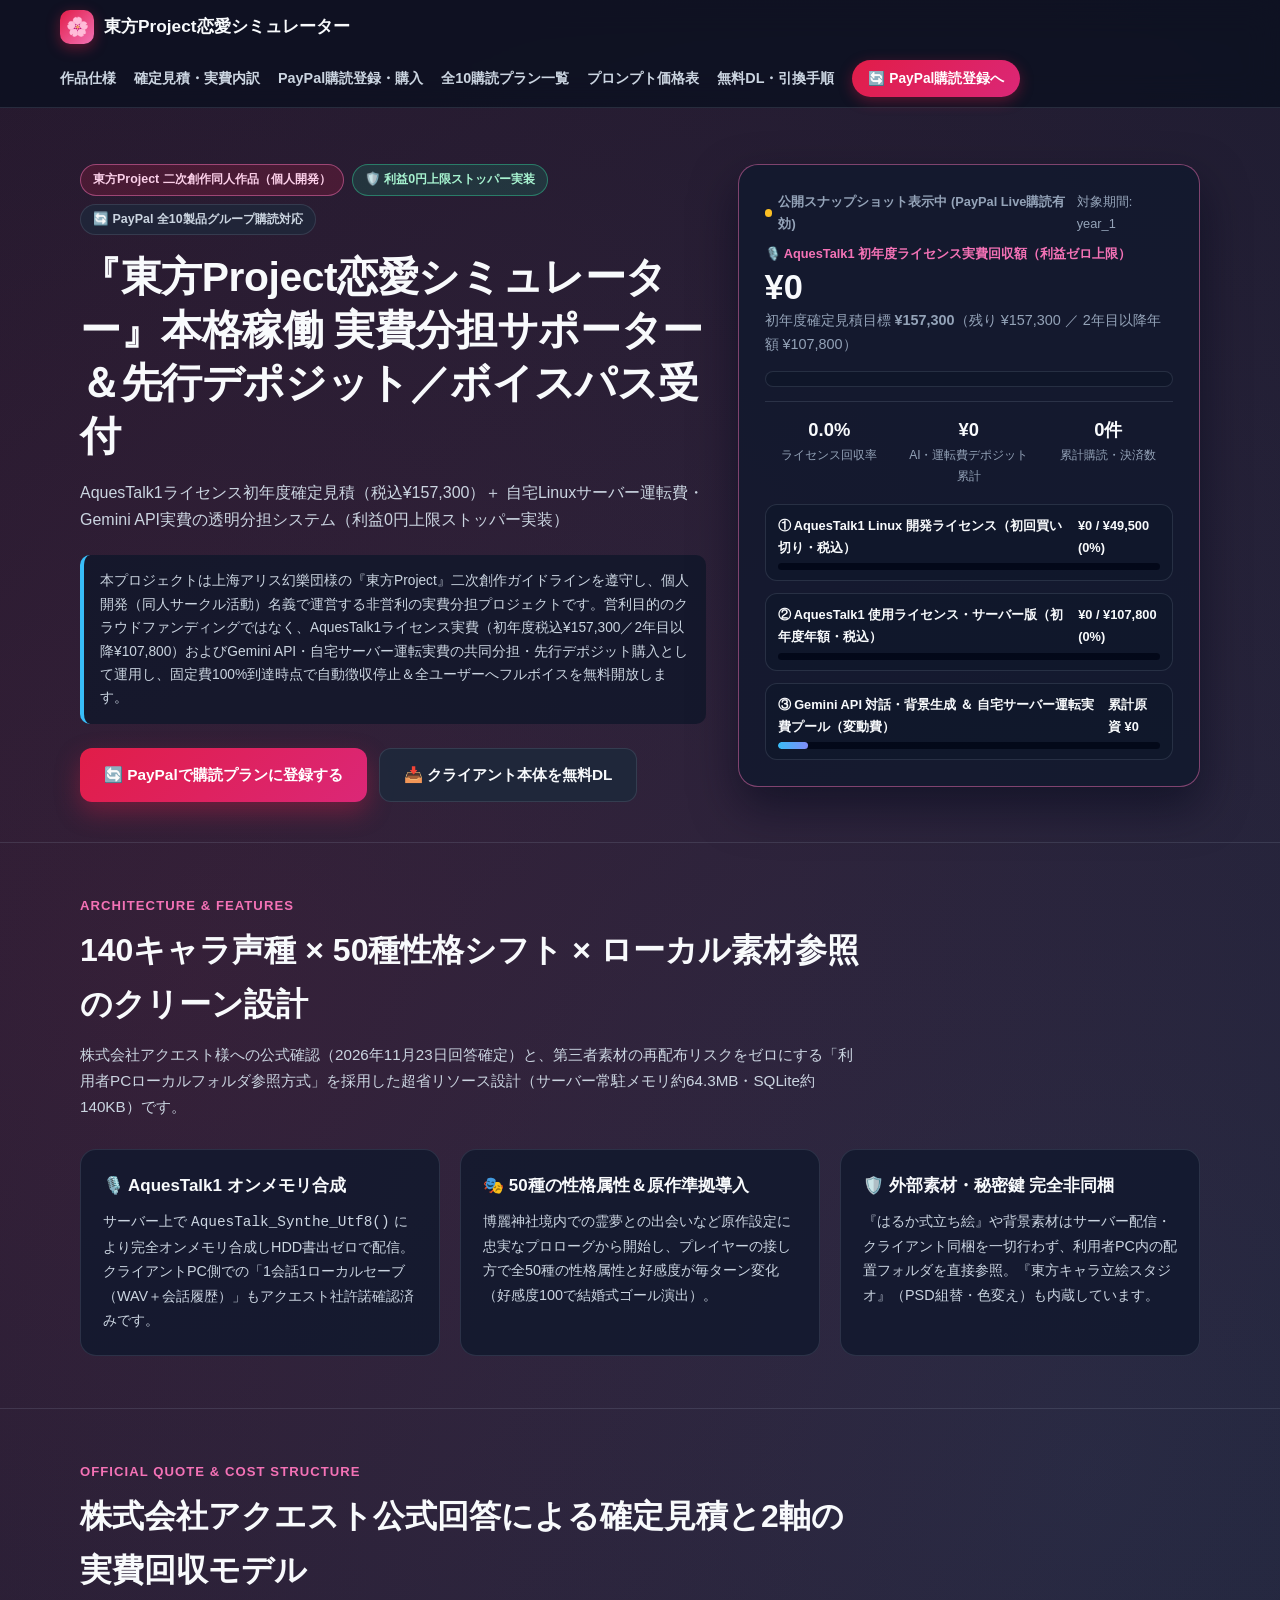
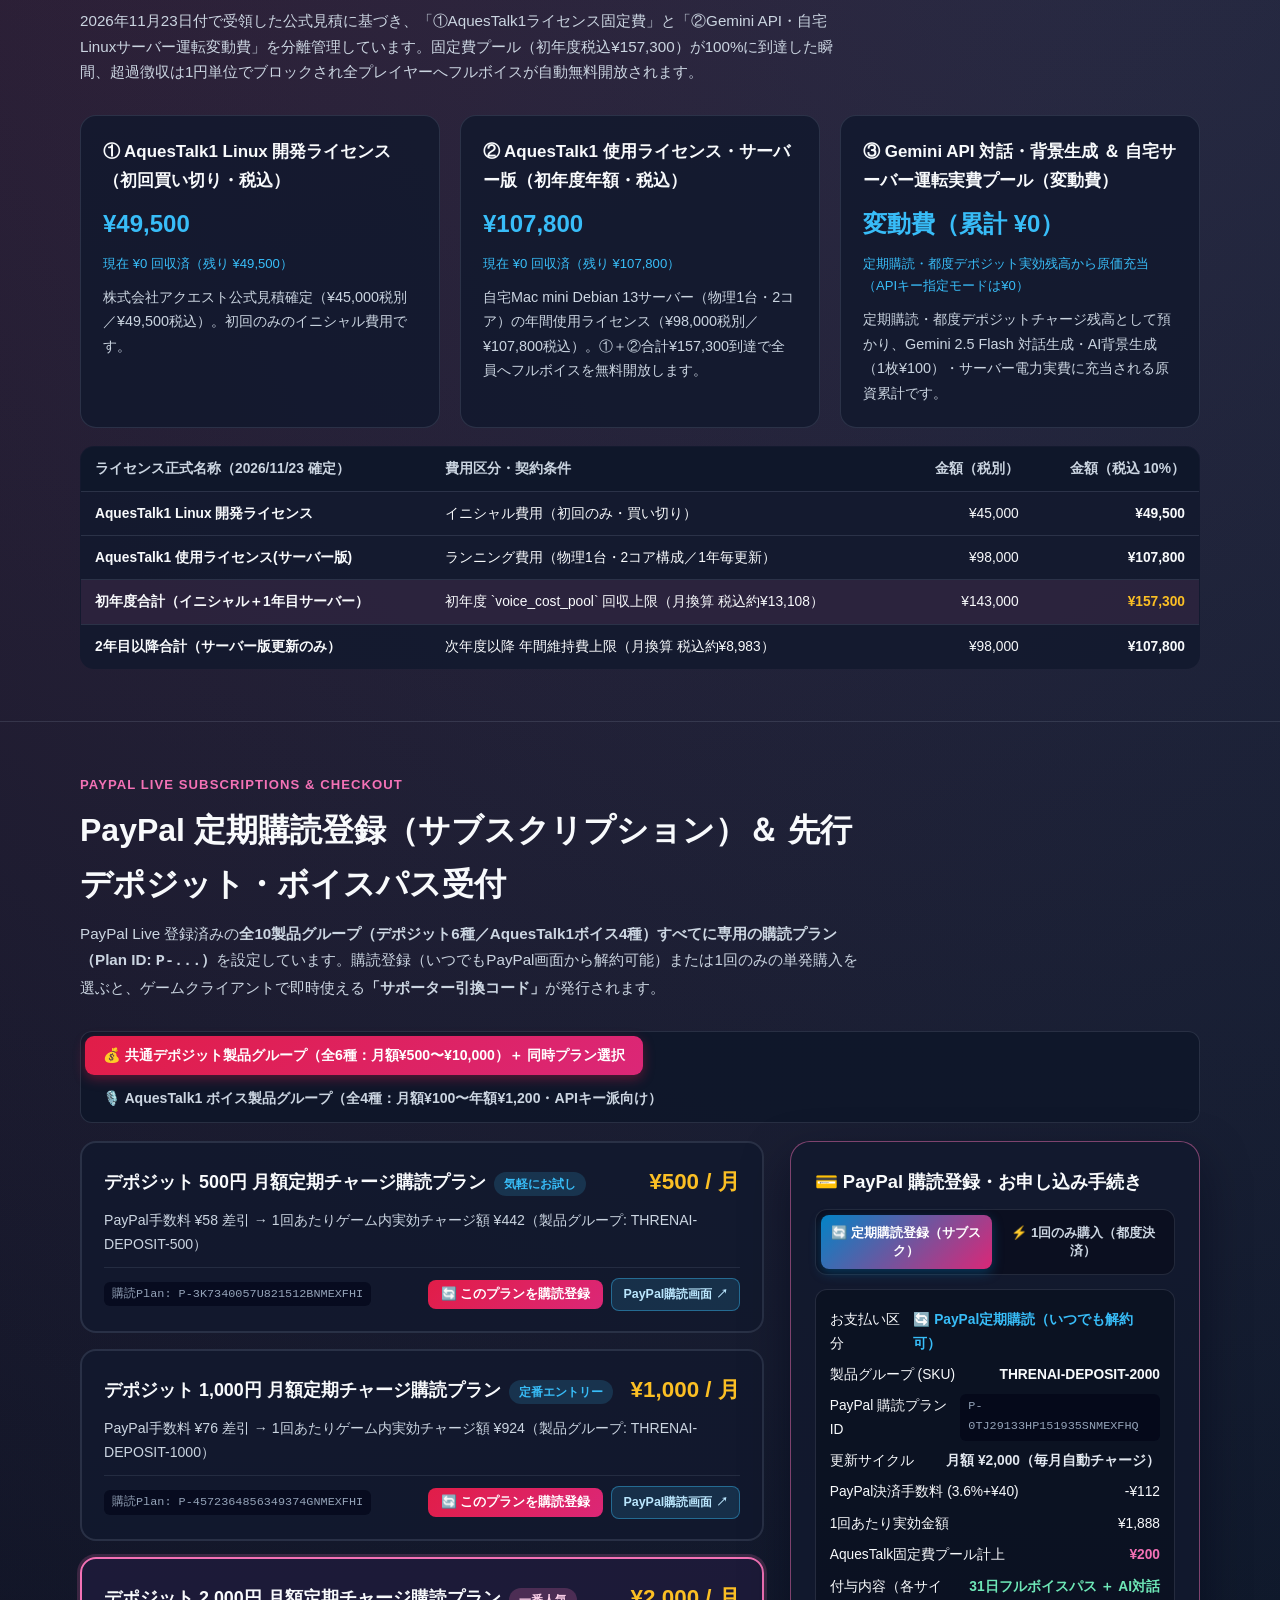
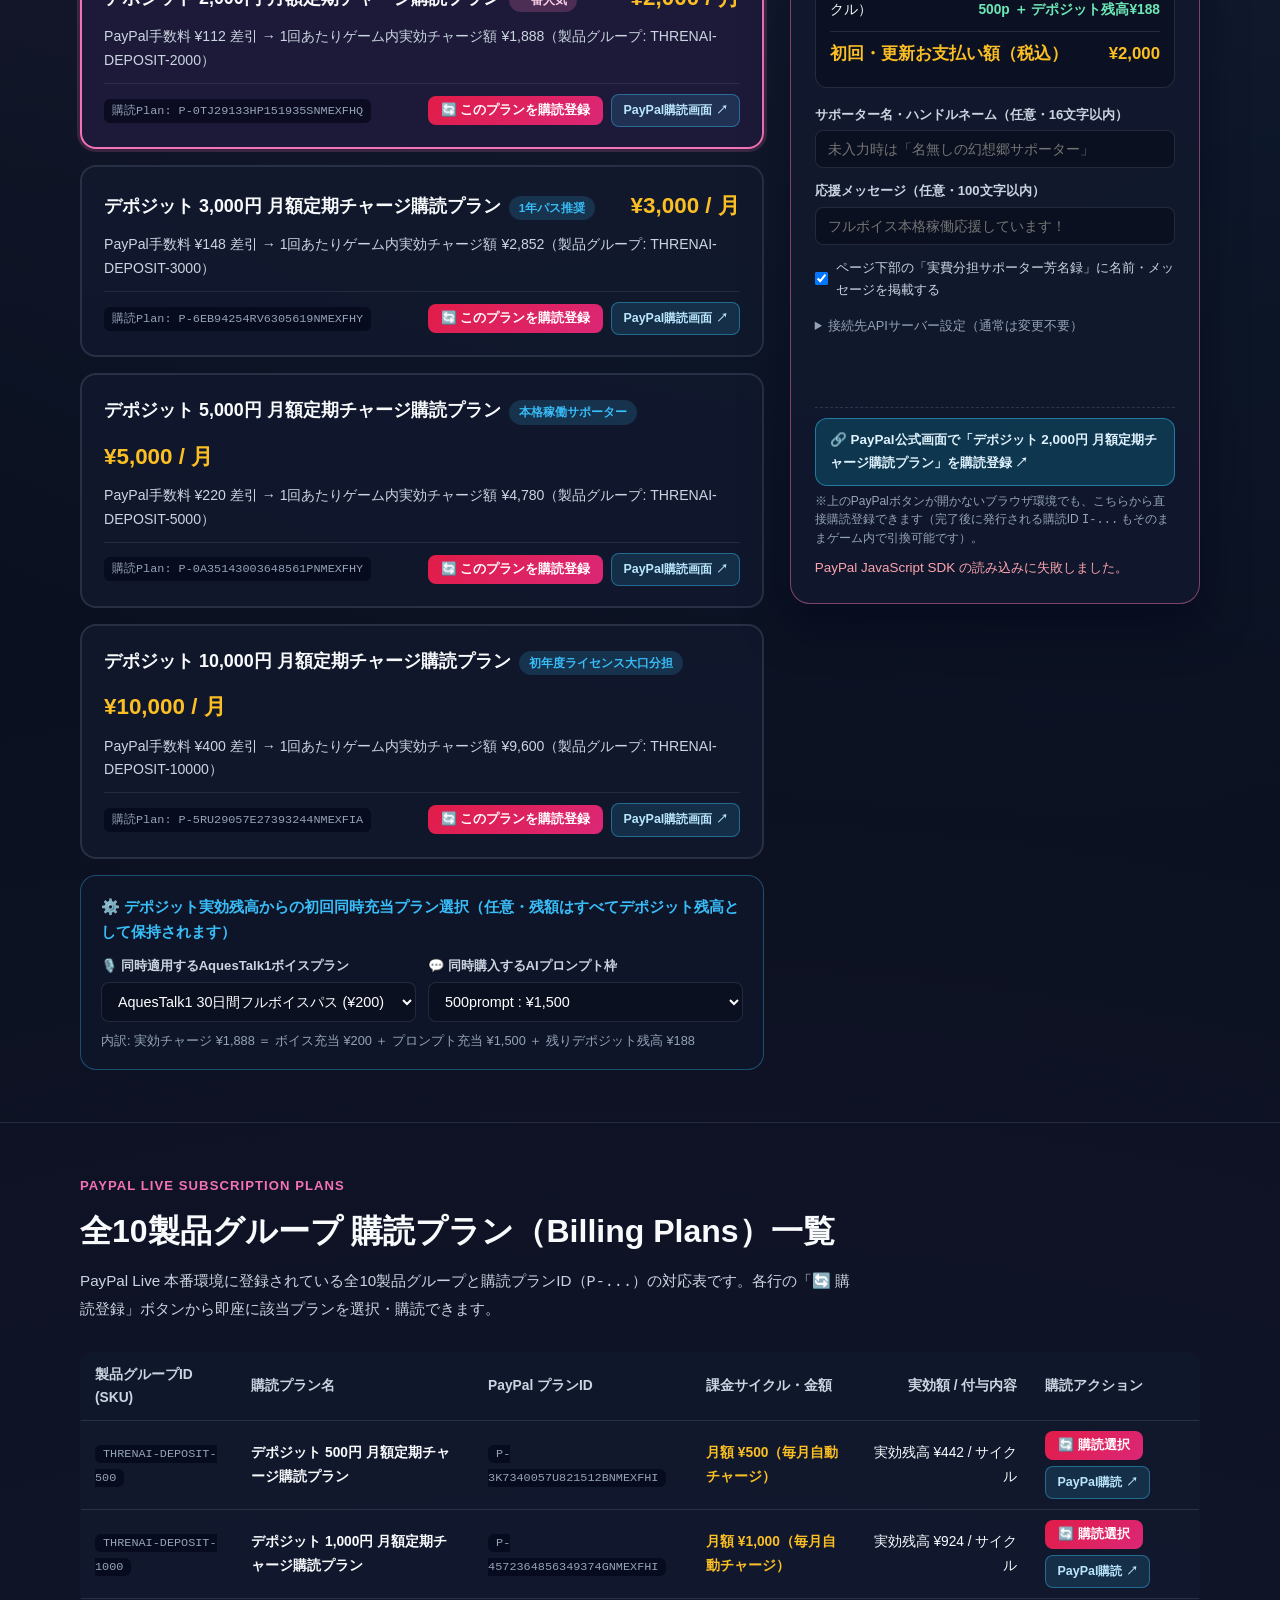
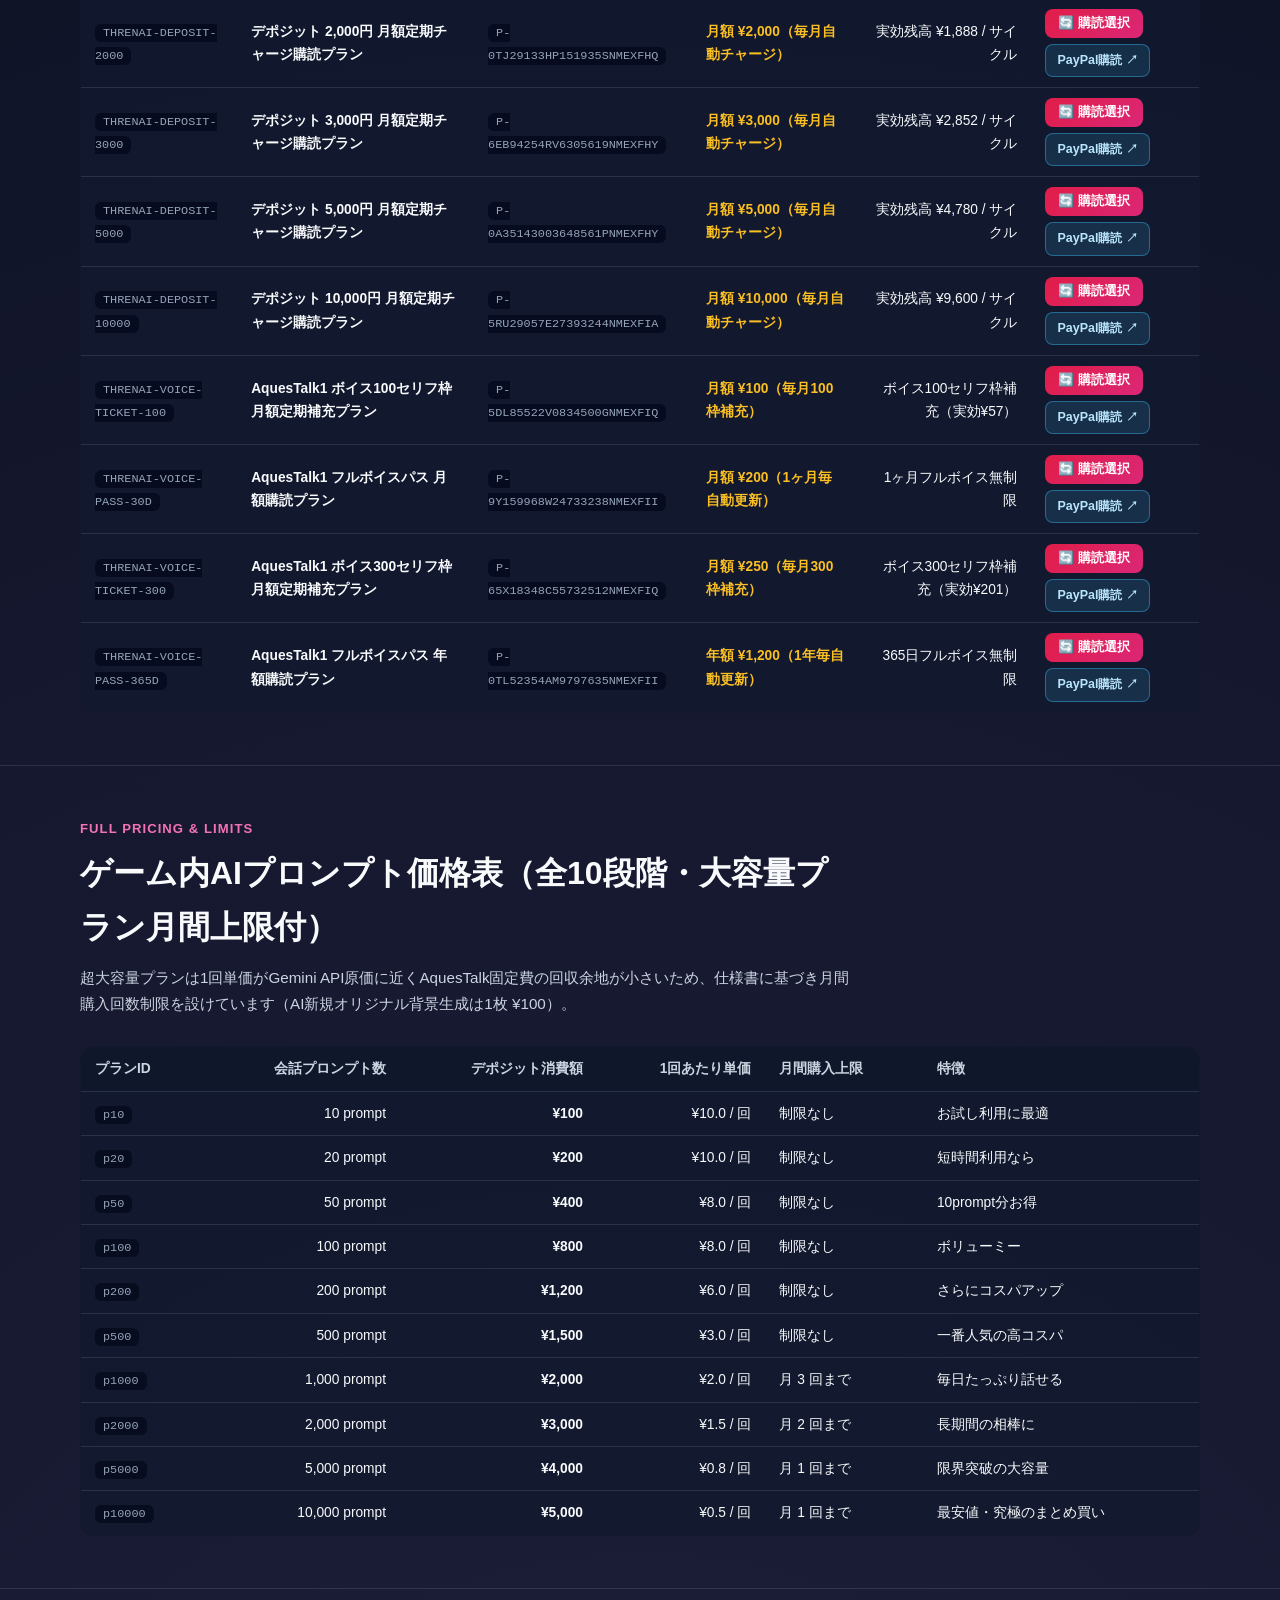
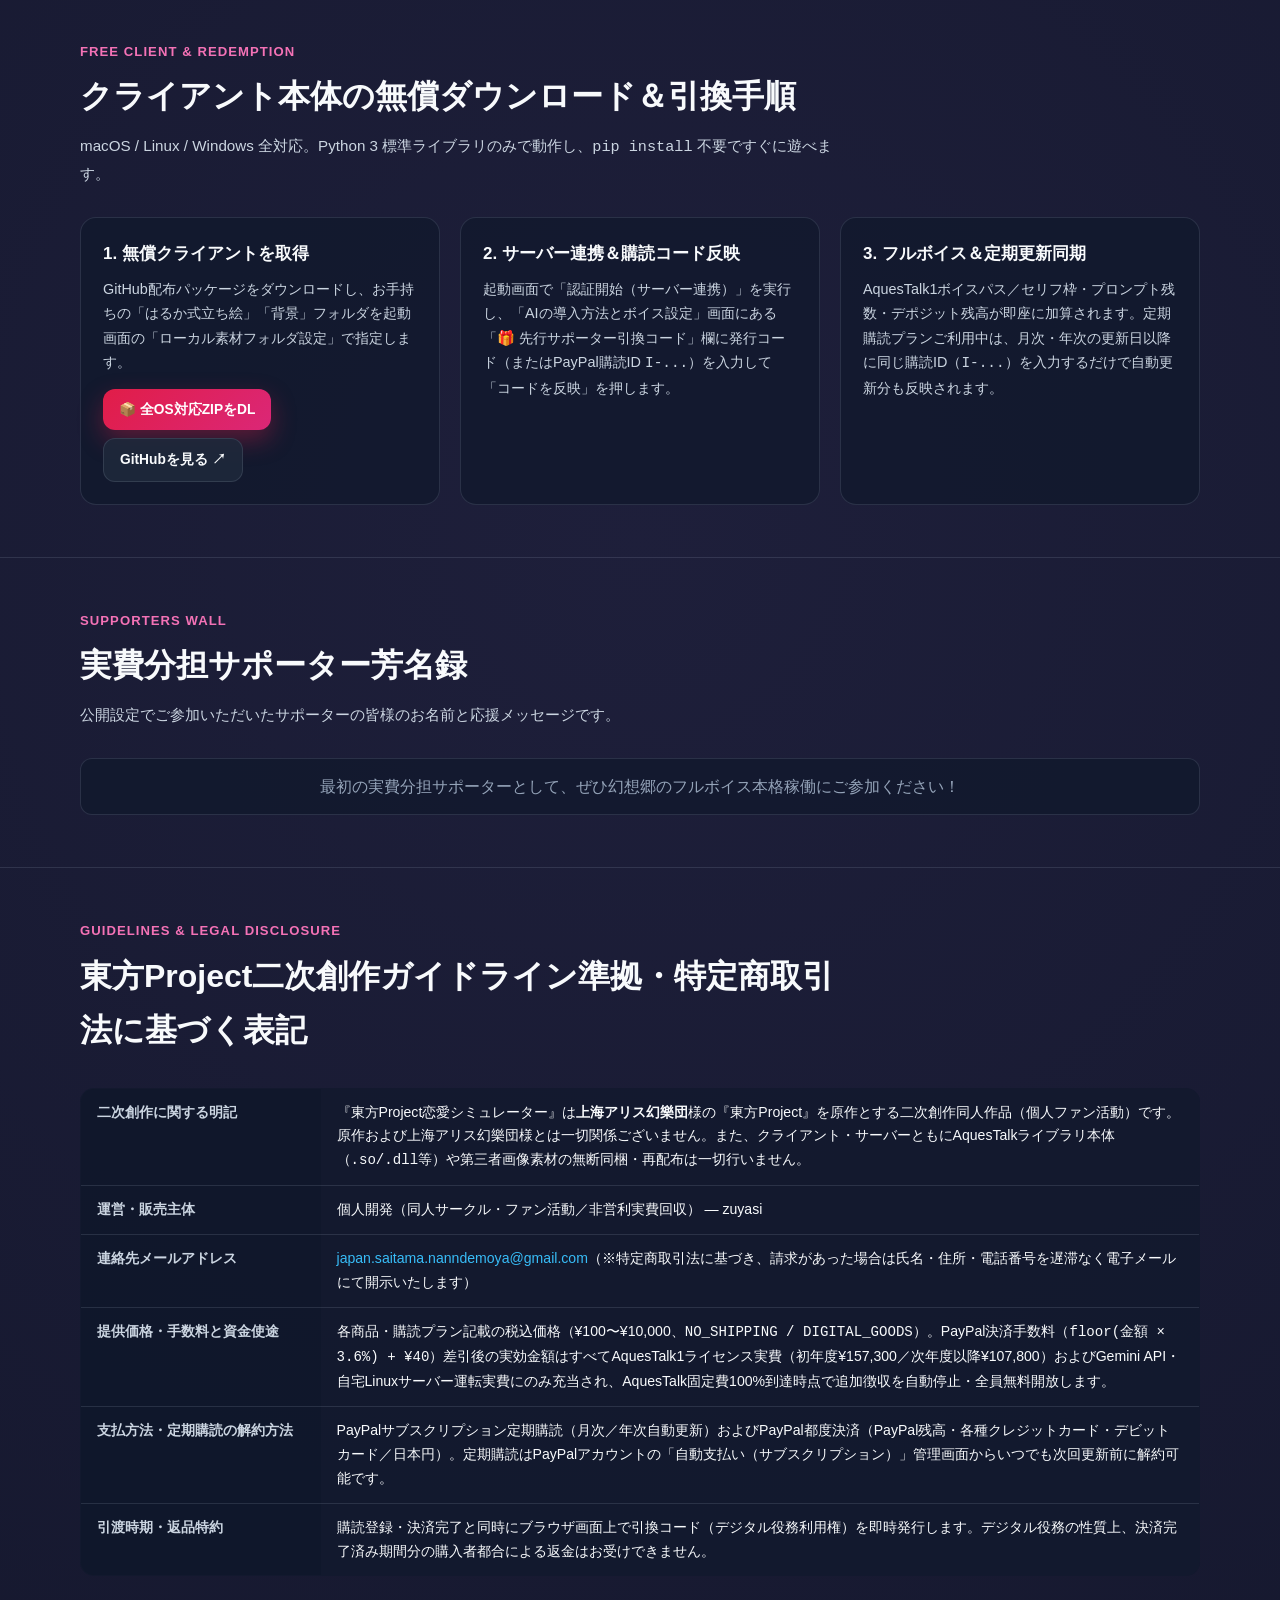
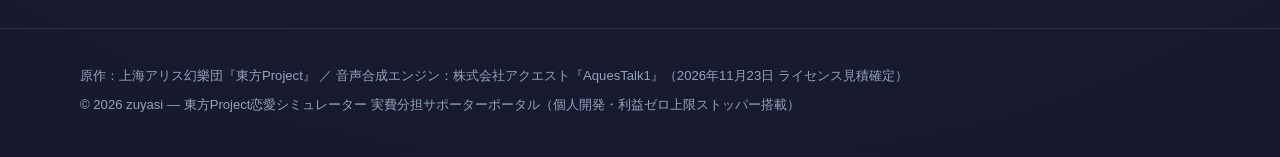
<file: index.html>
<!DOCTYPE html>
<html lang="ja">
<head>
  <meta charset="UTF-8">
  <meta name="viewport" content="width=device-width, initial-scale=1.0">
  <title>東方Project恋愛シミュレーター｜PayPal定期購読＆先行デポジット・フルボイスパス受付</title>
  <meta name="description" content="140キャラ声種×50種性格変化×立ち絵色変え搭載『東方Project恋愛シミュレーター』本格稼働に向けた、PayPalサブスクリプション定期購読＆先行デポジット・フルボイスパス受付ポータル（AquesTalk1初年度税込¥157,300・利益0円上限ストッパー付・本体無償配布）。">
  <link rel="stylesheet" href="styles.css">
</head>
<body>
  <header class="site-header">
    <div class="container header-inner">
      <a href="#" class="brand">
        <span class="brand-mark">🌸</span>
        <span>東方Project恋愛シミュレーター</span>
      </a>
      <nav class="nav-links">
        <a href="#overview">作品仕様</a>
        <a href="#cost-breakdown">確定見積・実費内訳</a>
        <a href="#support-packs">PayPal購読登録・購入</a>
        <a href="#subscription-catalog">全10購読プラン一覧</a>
        <a href="#pricing-reference">プロンプト価格表</a>
        <a href="#download">無料DL・引換手順</a>
        <a href="#support-packs" class="nav-cta">🔄 PayPal購読登録へ</a>
      </nav>
    </div>
  </header>

  <main>
    <!-- Hero -->
    <section class="hero">
      <div class="container hero-grid">
        <div>
          <div class="pill-row">
            <span class="badge-pill accent">東方Project 二次創作同人作品（個人開発）</span>
            <span class="badge-pill zero-profit">🛡️ 利益0円上限ストッパー実装</span>
            <span class="badge-pill">🔄 PayPal 全10製品グループ購読対応</span>
          </div>

          <h1 id="hero-title" class="hero-title">
            『東方Project恋愛シミュレーター』本格稼働<br>実費分担サポーター＆PayPal購読／ボイスパス受付
          </h1>
          <p id="hero-subtitle" class="hero-sub">
            AquesTalk1ライセンス初年度確定見積（税込¥157,300）および自宅Linuxサーバー運転費・Gemini API従量実費を透明に分担回収し、固定費100%到達後はフルボイスを全プレイヤーへ自動無料開放します。
          </p>

          <div id="guideline-statement" class="guideline-box">
            本プロジェクトは上海アリス幻樂団様の『東方Project』二次創作ガイドラインを遵守し、個人開発（同人ファン活動）名義で運営する非営利の実費分担プロジェクトです。クライアント本体は無償配布しており、ご自身のGemini APIキー＋ボイスOFF（または初回5セリフ無料枠）なら完全無料（¥0）で遊べます。
          </div>

          <div class="hero-actions">
            <a href="#support-packs" class="btn btn-primary">🔄 PayPalで購読プランに登録する</a>
            <a id="btn-hero-download" href="#download" class="btn btn-secondary">📥 クライアント本体を無料DL</a>
          </div>
        </div>

        <!-- Live AquesTalk1 & Ops Recovery Meter Card -->
        <aside class="meter-card" aria-label="AquesTalk1ライセンス実費回収メーター">
          <div class="meter-status-line">
            <span id="server-sync-badge" class="live-dot">サーバー同期確認中…</span>
            <span id="meter-period-label">初年度固定費プール (year_1)</span>
          </div>

          <div style="font-size:0.8rem;color:var(--sakura);font-weight:700;margin-bottom:2px">
            🎙️ AquesTalk1 初年度ライセンス実費回収額（利益ゼロ上限）
          </div>
          <div class="meter-amount-big" id="voice-collected-yen">¥0</div>
          <div class="meter-target-line">
            初年度確定見積目標 <strong id="voice-target-yen">¥157,300</strong>（残り <span id="voice-remaining-yen">¥157,300</span> ／ 2年目以降年額 ¥107,800）
          </div>

          <div class="progress-track" role="progressbar" aria-valuemin="0" aria-valuemax="100">
            <div id="voice-progress-bar" class="progress-fill" style="width: 0%"></div>
          </div>

          <div class="meter-kpis">
            <div>
              <div class="kpi-val" id="kpi-pct">0.0%</div>
              <div class="kpi-lbl">ライセンス回収率</div>
            </div>
            <div>
              <div class="kpi-val" id="kpi-ops-yen">¥0</div>
              <div class="kpi-lbl">AI・運転費デポジット累計</div>
            </div>
            <div>
              <div class="kpi-val" id="kpi-supporters">0件</div>
              <div class="kpi-lbl">累計購読・決済数</div>
            </div>
          </div>

          <div id="hero-mini-buckets" class="mini-buckets"></div>
        </aside>
      </div>
    </section>

    <!-- Project Overview -->
    <section id="overview" class="section">
      <div class="container">
        <div class="section-head">
          <div class="section-eyebrow">Architecture &amp; Features</div>
          <h2 class="section-title">140キャラ声種 × 50種性格シフト × ローカル素材参照のクリーン設計</h2>
          <p class="section-desc">
            株式会社アクエスト様への公式確認（2026年11月23日回答確定）と、第三者素材の再配布リスクをゼロにする「利用者PCローカルフォルダ参照方式」を採用した超省リソース設計（サーバー常駐メモリ約64.3MB・SQLite約140KB）です。
          </p>
        </div>

        <div class="cards-3">
          <article class="info-card">
            <h3>🎙️ AquesTalk1 オンメモリ合成</h3>
            <p>サーバー上で <code>AquesTalk_Synthe_Utf8()</code> により完全オンメモリ合成しHDD書出ゼロで配信。クライアントPC側での「1会話1ローカルセーブ（WAV＋会話履歴）」もアクエスト社許諾確認済みです。</p>
          </article>
          <article class="info-card">
            <h3>🎭 50種の性格属性＆原作準拠導入</h3>
            <p>博麗神社境内での霊夢との出会いなど原作設定に忠実なプロローグから開始し、プレイヤーの接し方で全50種の性格属性と好感度が毎ターン変化（好感度100で結婚式ゴール演出）。</p>
          </article>
          <article class="info-card">
            <h3>🛡️ 外部素材・秘密鍵 完全非同梱</h3>
            <p>『はるか式立ち絵』や背景素材はサーバー配信・クライアント同梱を一切行わず、利用者PC内の配置フォルダを直接参照。『東方キャラ立絵スタジオ』（PSD組替・色変え）も内蔵しています。</p>
          </article>
        </div>
      </div>
    </section>

    <!-- Transparent Cost Breakdown & Official Quote -->
    <section id="cost-breakdown" class="section">
      <div class="container">
        <div class="section-head">
          <div class="section-eyebrow">Official Quote &amp; Cost Structure</div>
          <h2 class="section-title">株式会社アクエスト公式回答による確定見積と2軸の実費回収モデル</h2>
          <p class="section-desc">
            2026年11月23日付で受領した公式見積に基づき、「①AquesTalk1ライセンス固定費」と「②Gemini API・自宅Linuxサーバー運転変動費」を分離管理しています。固定費プール（初年度税込¥157,300）が100%に到達した瞬間、超過徴収は1円単位でブロックされ全プレイヤーへフルボイスが自動無料開放されます。
          </p>
        </div>

        <div id="buckets-detail-grid" class="cards-3"></div>

        <div class="data-table-wrap">
          <table class="data-table" aria-label="AquesTalk1 ライセンス確定見積表">
            <thead>
              <tr>
                <th>ライセンス正式名称（2026/11/23 確定）</th>
                <th>費用区分・契約条件</th>
                <th class="num">金額（税別）</th>
                <th class="num">金額（税込 10%）</th>
              </tr>
            </thead>
            <tbody>
              <tr>
                <td><strong>AquesTalk1 Linux 開発ライセンス</strong></td>
                <td>イニシャル費用（初回のみ・買い切り）</td>
                <td class="num">¥45,000</td>
                <td class="num"><strong>¥49,500</strong></td>
              </tr>
              <tr>
                <td><strong>AquesTalk1 使用ライセンス(サーバー版)</strong></td>
                <td>ランニング費用（物理1台・2コア構成／1年毎更新）</td>
                <td class="num">¥98,000</td>
                <td class="num"><strong>¥107,800</strong></td>
              </tr>
              <tr style="background:rgba(244,114,182,0.1)">
                <td><strong>初年度合計（イニシャル＋1年目サーバー）</strong></td>
                <td>初年度 `voice_cost_pool` 回収上限（月換算 税込約¥13,108）</td>
                <td class="num">¥143,000</td>
                <td class="num"><strong style="color:var(--gold)">¥157,300</strong></td>
              </tr>
              <tr>
                <td><strong>2年目以降合計（サーバー版更新のみ）</strong></td>
                <td>次年度以降 年間維持費上限（月換算 税込約¥8,983）</td>
                <td class="num">¥98,000</td>
                <td class="num"><strong>¥107,800</strong></td>
              </tr>
            </tbody>
          </table>
        </div>
      </div>
    </section>

    <!-- Supporter Packs & PayPal Subscription / Checkout -->
    <section id="support-packs" class="section">
      <div class="container">
        <div class="section-head">
          <div class="section-eyebrow">PayPal Live Subscriptions &amp; Checkout</div>
          <h2 class="section-title">PayPal 定期購読登録（サブスクリプション）＆ 先行デポジット・ボイスパス受付</h2>
          <p class="section-desc">
            PayPal Live 登録済みの<strong>全10製品グループ（デポジット6種／AquesTalk1ボイス4種）すべてに専用の購読プラン（Plan ID: <code>P-...</code>）</strong>を設定しています。購読登録（いつでもPayPal画面から解約可能）または1回のみの単発購入を選ぶと、ゲームクライアントで即時使える<strong>「サポーター引換コード」</strong>が発行されます。
          </p>
        </div>

        <div class="mode-tabs" role="tablist" aria-label="製品グループ切替">
          <button id="tab-deposit" type="button" class="mode-tab active" role="tab" aria-selected="true">
            💰 共通デポジット製品グループ（全6種：月額¥500〜¥10,000）＋ 同時プラン選択
          </button>
          <button id="tab-voice" type="button" class="mode-tab" role="tab" aria-selected="false">
            🎙️ AquesTalk1 ボイス製品グループ（全4種：月額¥100〜年額¥1,200・APIキー派向け）
          </button>
        </div>

        <div class="support-layout">
          <div>
            <div id="products-container" class="tiers-list" role="radiogroup" aria-label="購読・購入プラン一覧"></div>

            <!-- デポジット選択時の同時充当プランカスタマイザ -->
            <div id="deposit-combo-panel" class="combo-config-box">
              <h4>⚙️ デポジット実効残高からの初回同時充当プラン選択（任意・残額はすべてデポジット残高として保持されます）</h4>
              <div class="combo-grid">
                <div class="form-group" style="margin-bottom:0">
                  <label for="sel-combo-voice">🎙️ 同時適用するAquesTalk1ボイスプラン</label>
                  <select id="sel-combo-voice" class="form-input"></select>
                </div>
                <div class="form-group" style="margin-bottom:0">
                  <label for="sel-combo-prompt">💬 同時購入するAIプロンプト枠</label>
                  <select id="sel-combo-prompt" class="form-input"></select>
                </div>
              </div>
              <p id="combo-hint-msg" style="font-size:0.8rem;color:var(--text-muted);margin-top:8px"></p>
            </div>
          </div>

          <aside id="checkout-panel-box" class="checkout-panel">
            <h3>💳 PayPal 購読登録・お申し込み手続き</h3>

            <!-- 購読登録 / 単発決済 切替トグル -->
            <div class="billing-type-switch" role="tablist" aria-label="決済方式切替">
              <button id="btn-paymode-sub" type="button" class="btype-btn active" role="tab" aria-selected="true">
                🔄 定期購読登録（サブスク）
              </button>
              <button id="btn-paymode-once" type="button" class="btype-btn" role="tab" aria-selected="false">
                ⚡ 1回のみ購入（都度決済）
              </button>
            </div>

            <div class="summary-box">
              <div class="summary-row">
                <span>お支払い区分</span>
                <strong id="sum-paymode-label" style="color:var(--sky)">🔄 PayPal定期購読</strong>
              </div>
              <div class="summary-row">
                <span>製品グループ (SKU)</span>
                <strong id="sum-sku-label">-</strong>
              </div>
              <div id="sum-plan-row" class="summary-row">
                <span>PayPal 購読プランID</span>
                <code id="sum-plan-id" class="sku-code">-</code>
              </div>
              <div class="summary-row">
                <span>更新サイクル</span>
                <span id="sum-cycle-label" style="font-weight:700;color:#e2e8f0">-</span>
              </div>
              <div class="summary-row">
                <span>PayPal決済手数料 (3.6%+¥40)</span>
                <span id="sum-fee-yen">-</span>
              </div>
              <div class="summary-row">
                <span>1回あたり実効金額</span>
                <span id="sum-net-yen">-</span>
              </div>
              <div class="summary-row">
                <span>AquesTalk固定費プール計上</span>
                <span id="sum-voice-pool-add" style="color:var(--sakura);font-weight:700">-</span>
              </div>
              <div class="summary-row">
                <span>付与内容（各サイクル）</span>
                <span id="sum-grants-text" style="text-align:right;max-width:62%;color:#6ee7b7;font-weight:600">-</span>
              </div>
              <div class="summary-row total">
                <span id="sum-total-caption">初回・更新お支払い額（税込）</span>
                <span id="sum-gross-yen">¥0</span>
              </div>
            </div>

            <div class="form-group">
              <label for="inp-supporter-name">サポーター名・ハンドルネーム（任意・16文字以内）</label>
              <input id="inp-supporter-name" class="form-input" type="text" maxlength="16" placeholder="未入力時は「名無しの幻想郷サポーター」">
            </div>

            <div class="form-group">
              <label for="inp-supporter-msg">応援メッセージ（任意・100文字以内）</label>
              <input id="inp-supporter-msg" class="form-input" type="text" maxlength="100" placeholder="フルボイス本格稼働応援しています！">
            </div>

            <label class="chk-row">
              <input id="chk-supporter-public" type="checkbox" checked>
              <span>ページ下部の「実費分担サポーター芳名録」に名前・メッセージを掲載する</span>
            </label>

            <details style="margin-bottom:12px;font-size:0.8rem;color:var(--text-muted)">
              <summary style="cursor:pointer">接続先APIサーバー設定（通常は変更不要）</summary>
              <div style="display:flex;gap:6px;margin-top:6px">
                <input id="inp-api-base" class="form-input" type="url" placeholder="https://... または http://debian.local:8096">
                <button id="btn-apply-api-base" type="button" class="btn btn-secondary" style="padding:6px 12px;font-size:0.8rem">接続</button>
              </div>
            </details>

            <div id="paypal-button-container"></div>

            <!-- PayPal公式ホスト型購読ページへの直接リンクボタン（ポップアップブロック環境でも確実に購読可能） -->
            <div id="direct-subscribe-wrap" class="direct-sub-wrap">
              <a id="btn-direct-paypal-subscribe" href="#" target="_blank" rel="noopener" class="btn btn-subscribe-direct">
                🔗 PayPal公式ページでこのプランを購読登録する ↗
              </a>
              <p class="direct-sub-note">※上のPayPalボタンが開かないブラウザ環境でも、こちらから直接購読登録できます（完了後に発行される購読ID <code>I-...</code> もそのままゲーム内で引換可能です）。</p>
            </div>

            <p id="checkout-status" class="checkout-msg">ご希望のプランを選択し、PayPal購読ボタンからお手続きください。</p>

            <!-- 購読・決済完了・引換コード発行結果 -->
            <div id="voucher-result-box" class="voucher-result hidden">
              <strong id="voucher-result-heading" style="color:#6ee7b7;display:block;margin-bottom:4px">🎉 PayPal購読登録完了・サポーター引換コード発行</strong>
              <p style="font-size:0.82rem;color:#e2e8f0">以下の引換コード（またはPayPal購読ID <code>I-...</code>）をゲームクライアントの「🎁 先行サポーター引換コード」欄に入力すると、ボイスパス・プロンプト・残高が即時反映されます（次回以降の自動更新時も購読ID入力で同期可能です）。</p>
              <div id="issued-voucher-code" class="voucher-code-box">THRENAI-XXXX-XXXX-XXXX</div>
              <div id="issued-sub-id-line" class="sub-id-note hidden"></div>
              <div style="display:flex;gap:8px;flex-wrap:wrap">
                <button id="btn-copy-voucher" type="button" class="btn btn-secondary" style="padding:8px 14px;font-size:0.82rem;flex:1">📋 コードをコピー</button>
                <button id="btn-download-receipt" type="button" class="btn btn-primary" style="padding:8px 14px;font-size:0.82rem;flex:1">💾 控え(.txt)を保存</button>
              </div>
            </div>
          </aside>
        </div>
      </div>
    </section>

    <!-- All 10 Product Groups & Subscription Plans Catalog -->
    <section id="subscription-catalog" class="section">
      <div class="container">
        <div class="section-head">
          <div class="section-eyebrow">PayPal Live Subscription Plans</div>
          <h2 class="section-title">全10製品グループ 購読プラン（Billing Plans）一覧</h2>
          <p class="section-desc">
            PayPal Live 本番環境に登録されている全10製品グループと購読プランID（<code>P-...</code>）の対応表です。各行の「🔄 購読登録」ボタンから即座に該当プランを選択・購読できます。
          </p>
        </div>

        <div class="data-table-wrap">
          <table class="data-table" aria-label="PayPal全10製品グループ購読プラン一覧表">
            <thead>
              <tr>
                <th>製品グループID (SKU)</th>
                <th>購読プラン名</th>
                <th>PayPal プランID</th>
                <th>課金サイクル・金額</th>
                <th class="num">実効額 / 付与内容</th>
                <th>購読アクション</th>
              </tr>
            </thead>
            <tbody id="subscription-plans-tbody"></tbody>
          </table>
        </div>
      </div>
    </section>

    <!-- Full Prompt & Voice Pricing Reference -->
    <section id="pricing-reference" class="section">
      <div class="container">
        <div class="section-head">
          <div class="section-eyebrow">Full Pricing &amp; Limits</div>
          <h2 class="section-title">ゲーム内AIプロンプト価格表（全10段階・大容量プラン月間上限付）</h2>
          <p class="section-desc">
            超大容量プランは1回単価がGemini API原価に近くAquesTalk固定費の回収余地が小さいため、仕様書に基づき月間購入回数制限を設けています（AI新規オリジナル背景生成は1枚 ¥100）。
          </p>
        </div>

        <div class="data-table-wrap">
          <table class="data-table" aria-label="AIプロンプト全10プラン価格表">
            <thead>
              <tr>
                <th>プランID</th>
                <th class="num">会話プロンプト数</th>
                <th class="num">デポジット消費額</th>
                <th class="num">1回あたり単価</th>
                <th>月間購入上限</th>
                <th>特徴</th>
              </tr>
            </thead>
            <tbody id="prompt-plans-tbody"></tbody>
          </table>
        </div>
      </div>
    </section>

    <!-- Download & How to Redeem -->
    <section id="download" class="section">
      <div class="container">
        <div class="section-head">
          <div class="section-eyebrow">Free Client &amp; Redemption</div>
          <h2 class="section-title">クライアント本体の無償ダウンロード＆引換手順</h2>
          <p class="section-desc">
            macOS / Linux / Windows 全対応。Python 3 標準ライブラリのみで動作し、<code>pip install</code> 不要ですぐに遊べます。
          </p>
        </div>

        <div class="cards-3">
          <article class="info-card">
            <h3>1. 無償クライアントを取得</h3>
            <p>GitHub配布パッケージをダウンロードし、お手持ちの「はるか式立ち絵」「背景」フォルダを起動画面の「ローカル素材フォルダ設定」で指定します。</p>
            <div style="margin-top:14px;display:flex;gap:8px;flex-wrap:wrap">
              <a id="link-dl-zip" href="https://raw.githubusercontent.com/9z2fqjckjv-bot/Toho-Studio/main/TouhouRenaiSimulator/packages/TouhouRenaiSimulator-ReadyToRun-AllOS.zip" class="btn btn-primary" style="padding:9px 16px;font-size:0.86rem">📦 全OS対応ZIPをDL</a>
              <a id="link-dl-repo" href="https://github.com/9z2fqjckjv-bot/Toho-Studio/tree/main/TouhouRenaiSimulator" target="_blank" rel="noopener" class="btn btn-secondary" style="padding:9px 16px;font-size:0.86rem">GitHubを見る ↗</a>
            </div>
          </article>
          <article class="info-card">
            <h3>2. サーバー連携＆購読コード反映</h3>
            <p>起動画面で「認証開始（サーバー連携）」を実行し、「AIの導入方法とボイス設定」画面にある「🎁 先行サポーター引換コード」欄に発行コード（またはPayPal購読ID <code>I-...</code>）を入力して「コードを反映」を押します。</p>
          </article>
          <article class="info-card">
            <h3>3. フルボイス＆定期更新同期</h3>
            <p>AquesTalk1ボイスパス／セリフ枠・プロンプト残数・デポジット残高が即座に加算されます。定期購読プランご利用中は、月次・年次の更新日以降に同じ購読ID（<code>I-...</code>）を入力するだけで自動更新分も反映されます。</p>
          </article>
        </div>
      </div>
    </section>

    <!-- Supporters Wall -->
    <section id="supporters" class="section">
      <div class="container">
        <div class="section-head">
          <div class="section-eyebrow">Supporters Wall</div>
          <h2 class="section-title">実費分担サポーター芳名録</h2>
          <p class="section-desc">公開設定でご参加いただいたサポーターの皆様のお名前と応援メッセージです。</p>
        </div>
        <div id="supporters-wall" class="supporters-grid"></div>
      </div>
    </section>

    <!-- Guidelines & Legal Disclosure -->
    <section id="guidelines" class="section">
      <div class="container">
        <div class="section-head">
          <div class="section-eyebrow">Guidelines &amp; Legal Disclosure</div>
          <h2 class="section-title">東方Project二次創作ガイドライン準拠・特定商取引法に基づく表記</h2>
        </div>

        <table class="legal-table">
          <tbody>
            <tr>
              <th>二次創作に関する明記</th>
              <td>『東方Project恋愛シミュレーター』は<strong>上海アリス幻樂団</strong>様の『東方Project』を原作とする二次創作同人作品（個人ファン活動）です。原作および上海アリス幻樂団様とは一切関係ございません。また、クライアント・サーバーともにAquesTalkライブラリ本体（<code>.so/.dll</code>等）や第三者画像素材の無断同梱・再配布は一切行いません。</td>
            </tr>
            <tr>
              <th>運営・販売主体</th>
              <td id="legal-organizer">個人開発者 zuyasi（同人サークル活動・非営利実費分担運用）</td>
            </tr>
            <tr>
              <th>連絡先メールアドレス</th>
              <td><a id="legal-email" href="mailto:japan.saitama.nanndemoya@gmail.com">japan.saitama.nanndemoya@gmail.com</a>（※特定商取引法に基づき、請求があった場合は氏名・住所・電話番号を遅滞なく電子メールにて開示いたします）</td>
            </tr>
            <tr>
              <th>提供価格・手数料と資金使途</th>
              <td>各商品・購読プラン記載の税込価格（¥100〜¥10,000、<code>NO_SHIPPING / DIGITAL_GOODS</code>）。PayPal決済手数料（<code>floor(金額 × 3.6%) + ¥40</code>）差引後の実効金額はすべてAquesTalk1ライセンス実費（初年度¥157,300／次年度以降¥107,800）およびGemini API・自宅Linuxサーバー運転実費にのみ充当され、AquesTalk固定費100%到達時点で追加徴収を自動停止・全員無料開放します。</td>
            </tr>
            <tr>
              <th>支払方法・定期購読の解約方法</th>
              <td>PayPalサブスクリプション定期購読（月次／年次自動更新）およびPayPal都度決済（PayPal残高・各種クレジットカード・デビットカード／日本円）。定期購読はPayPalアカウントの「自動支払い（サブスクリプション）」管理画面からいつでも次回更新前に解約可能です。</td>
            </tr>
            <tr>
              <th>引渡時期・返品特約</th>
              <td>購読登録・決済完了と同時にブラウザ画面上で引換コード（デジタル役務利用権）を即時発行します。デジタル役務の性質上、決済完了済み期間分の購入者都合による返金はお受けできません。</td>
            </tr>
          </tbody>
        </table>
      </div>
    </section>
  </main>

  <footer class="site-footer">
    <div class="container">
      <p>原作：上海アリス幻樂団『東方Project』 ／ 音声合成エンジン：株式会社アクエスト『AquesTalk1』（2026年11月23日 ライセンス見積確定）</p>
      <p style="margin-top:6px">© 2026 zuyasi — 東方Project恋愛シミュレーター 実費分担サポーターポータル（個人開発・利益ゼロ上限ストッパー搭載）</p>
    </div>
  </footer>

  <script src="portal.js"></script>
</body>
</html>
</file>
<file: styles.css>
:root {
  --bg-deep: #0b1020;
  --bg-card: rgba(18, 25, 46, 0.86);
  --bg-card-hover: rgba(24, 34, 62, 0.95);
  --border-subtle: rgba(148, 163, 184, 0.18);
  --border-accent: rgba(244, 114, 182, 0.48);
  --text-main: #f8fafc;
  --text-sub: #cbd5e1;
  --text-muted: #94a3b8;
  --crimson: #e11d48;
  --sakura: #f472b6;
  --sky: #38bdf8;
  --gold: #fbbf24;
  --emerald: #34d399;
  --violet: #a78bfa;
  --shadow-lg: 0 20px 45px rgba(2, 6, 23, 0.5);
}

* {
  box-sizing: border-box;
  margin: 0;
  padding: 0;
}

html {
  scroll-behavior: smooth;
}

body {
  font-family: "Hiragino Sans", "Hiragino Kaku Gothic ProN", "Noto Sans JP", "Yu Gothic", -apple-system, BlinkMacSystemFont, sans-serif;
  background:
    radial-gradient(circle at 15% 12%, rgba(225, 29, 72, 0.18), transparent 36%),
    radial-gradient(circle at 85% 18%, rgba(56, 189, 248, 0.16), transparent 38%),
    radial-gradient(circle at 50% 85%, rgba(167, 139, 250, 0.12), transparent 45%),
    var(--bg-deep);
  color: var(--text-main);
  line-height: 1.7;
  min-height: 100vh;
}

a {
  color: var(--sky);
  text-decoration: none;
}

a:hover {
  text-decoration: underline;
}

.container {
  max-width: 1160px;
  margin: 0 auto;
  padding: 0 20px;
}

/* Header */
.site-header {
  position: sticky;
  top: 0;
  z-index: 100;
  backdrop-filter: blur(16px);
  background: rgba(11, 16, 32, 0.82);
  border-bottom: 1px solid var(--border-subtle);
}

.header-inner {
  display: flex;
  align-items: center;
  justify-content: space-between;
  gap: 16px;
  min-height: 68px;
  flex-wrap: wrap;
  padding: 10px 0;
}

.brand {
  display: flex;
  align-items: center;
  gap: 10px;
  font-weight: 800;
  font-size: 1.08rem;
  color: var(--text-main);
  text-decoration: none !important;
}

.brand-mark {
  display: inline-flex;
  align-items: center;
  justify-content: center;
  width: 34px;
  height: 34px;
  border-radius: 10px;
  background: linear-gradient(135deg, var(--crimson), var(--sakura));
  font-size: 1.15rem;
  box-shadow: 0 4px 14px rgba(225, 29, 72, 0.4);
}

.nav-links {
  display: flex;
  align-items: center;
  gap: 18px;
  flex-wrap: wrap;
  font-size: 0.9rem;
}

.nav-links a {
  color: var(--text-sub);
  font-weight: 600;
  transition: color 0.15s ease;
}

.nav-links a:hover {
  color: #fff;
  text-decoration: none;
}

.nav-cta {
  background: linear-gradient(135deg, var(--crimson), #db2777);
  color: #fff !important;
  padding: 7px 16px;
  border-radius: 999px;
  font-size: 0.86rem;
  box-shadow: 0 4px 14px rgba(225, 29, 72, 0.35);
}

/* Hero */
.hero {
  padding: 56px 0 40px;
}

.hero-grid {
  display: grid;
  grid-template-columns: 1.15fr 0.85fr;
  gap: 32px;
  align-items: start;
}

@media (max-width: 920px) {
  .hero-grid {
    grid-template-columns: 1fr;
  }
}

.pill-row {
  display: flex;
  flex-wrap: wrap;
  gap: 8px;
  margin-bottom: 16px;
}

.badge-pill {
  display: inline-flex;
  align-items: center;
  gap: 6px;
  padding: 4px 12px;
  border-radius: 999px;
  font-size: 0.78rem;
  font-weight: 700;
  border: 1px solid var(--border-subtle);
  background: rgba(30, 41, 59, 0.75);
  color: var(--text-sub);
}

.badge-pill.accent {
  border-color: rgba(244, 114, 182, 0.5);
  background: rgba(225, 29, 72, 0.18);
  color: #fbcfe8;
}

.badge-pill.zero-profit {
  border-color: rgba(52, 211, 153, 0.45);
  background: rgba(16, 185, 129, 0.16);
  color: #a7f3d0;
}

.hero-title {
  font-size: clamp(1.75rem, 3.3vw, 2.55rem);
  line-height: 1.3;
  font-weight: 800;
  margin-bottom: 16px;
  letter-spacing: -0.01em;
}

.hero-sub {
  color: var(--text-sub);
  font-size: 1rem;
  margin-bottom: 22px;
}

.guideline-box {
  background: rgba(15, 23, 42, 0.78);
  border-left: 4px solid var(--sky);
  border-radius: 10px;
  padding: 14px 16px;
  font-size: 0.86rem;
  color: var(--text-sub);
  margin-bottom: 24px;
}

.hero-actions {
  display: flex;
  flex-wrap: wrap;
  gap: 12px;
}

.btn {
  display: inline-flex;
  align-items: center;
  justify-content: center;
  gap: 8px;
  padding: 13px 24px;
  border-radius: 12px;
  font-weight: 700;
  font-size: 0.96rem;
  border: none;
  cursor: pointer;
  transition: transform 0.14s ease, box-shadow 0.14s ease, opacity 0.14s ease;
  text-decoration: none !important;
}

.btn:hover {
  transform: translateY(-2px);
}

.btn-primary {
  background: linear-gradient(135deg, var(--crimson), #db2777);
  color: #fff;
  box-shadow: 0 10px 24px rgba(225, 29, 72, 0.35);
}

.btn-secondary {
  background: rgba(30, 41, 59, 0.9);
  color: var(--text-main);
  border: 1px solid var(--border-subtle);
}

/* Meter Card */
.meter-card {
  background: var(--bg-card);
  border: 1px solid var(--border-accent);
  border-radius: 20px;
  padding: 26px;
  box-shadow: var(--shadow-lg);
}

.meter-status-line {
  display: flex;
  justify-content: space-between;
  align-items: center;
  font-size: 0.8rem;
  color: var(--text-muted);
  margin-bottom: 8px;
}

.live-dot {
  display: inline-flex;
  align-items: center;
  gap: 6px;
  font-weight: 600;
}

.live-dot::before {
  content: "";
  width: 8px;
  height: 8px;
  border-radius: 50%;
  background: var(--emerald);
  box-shadow: 0 0 8px var(--emerald);
}

.live-dot.offline::before {
  background: var(--gold);
  box-shadow: none;
}

.meter-amount-big {
  font-size: 2.15rem;
  font-weight: 800;
  font-variant-numeric: tabular-nums;
  line-height: 1.2;
}

.meter-target-line {
  font-size: 0.9rem;
  color: var(--text-muted);
  margin-bottom: 14px;
  font-variant-numeric: tabular-nums;
}

.progress-track {
  width: 100%;
  height: 16px;
  background: rgba(15, 23, 42, 0.95);
  border-radius: 999px;
  overflow: hidden;
  border: 1px solid var(--border-subtle);
  margin-bottom: 14px;
}

.progress-fill {
  height: 100%;
  background: linear-gradient(90deg, var(--sky), var(--sakura), var(--gold));
  border-radius: 999px;
  transition: width 0.5s cubic-bezier(0.22, 1, 0.36, 1);
}

.meter-kpis {
  display: grid;
  grid-template-columns: repeat(3, 1fr);
  gap: 10px;
  padding-top: 12px;
  border-top: 1px solid var(--border-subtle);
  text-align: center;
}

.kpi-val {
  font-size: 1.15rem;
  font-weight: 800;
  font-variant-numeric: tabular-nums;
}

.kpi-lbl {
  font-size: 0.75rem;
  color: var(--text-muted);
}

.mini-buckets {
  margin-top: 18px;
  display: flex;
  flex-direction: column;
  gap: 12px;
}

.mini-bucket-item {
  background: rgba(15, 23, 42, 0.65);
  border: 1px solid var(--border-subtle);
  border-radius: 12px;
  padding: 10px 12px;
}

.mini-bucket-head {
  display: flex;
  justify-content: space-between;
  font-size: 0.8rem;
  font-weight: 700;
  margin-bottom: 5px;
  gap: 8px;
}

.mini-bar {
  height: 7px;
  background: rgba(2, 6, 23, 0.85);
  border-radius: 999px;
  overflow: hidden;
}

.mini-bar > div {
  height: 100%;
  border-radius: 999px;
  background: linear-gradient(90deg, #38bdf8, #818cf8);
  transition: width 0.4s ease;
}

/* Sections */
.section {
  padding: 52px 0;
  border-top: 1px solid var(--border-subtle);
}

.section-head {
  max-width: 780px;
  margin-bottom: 30px;
}

.section-eyebrow {
  color: var(--sakura);
  font-size: 0.82rem;
  font-weight: 800;
  letter-spacing: 0.08em;
  text-transform: uppercase;
  margin-bottom: 6px;
}

.section-title {
  font-size: clamp(1.45rem, 2.6vw, 2rem);
  font-weight: 800;
  margin-bottom: 10px;
}

.section-desc {
  color: var(--text-sub);
  font-size: 0.95rem;
}

/* Feature & Cost Cards */
.cards-3 {
  display: grid;
  grid-template-columns: repeat(3, 1fr);
  gap: 20px;
}

@media (max-width: 880px) {
  .cards-3 {
    grid-template-columns: 1fr;
  }
}

.info-card {
  background: var(--bg-card);
  border: 1px solid var(--border-subtle);
  border-radius: 16px;
  padding: 22px;
}

.info-card h3 {
  font-size: 1.06rem;
  margin-bottom: 8px;
  display: flex;
  align-items: center;
  gap: 8px;
}

.info-card p {
  font-size: 0.9rem;
  color: var(--text-sub);
}

.cost-amount {
  font-size: 1.5rem;
  font-weight: 800;
  color: var(--sky);
  margin: 8px 0;
  font-variant-numeric: tabular-nums;
}

/* Tiers + Checkout Split */
.support-layout {
  display: grid;
  grid-template-columns: 1.25fr 0.75fr;
  gap: 26px;
  align-items: start;
}

@media (max-width: 960px) {
  .support-layout {
    grid-template-columns: 1fr;
  }
}

.tiers-list {
  display: flex;
  flex-direction: column;
  gap: 16px;
}

.tier-card {
  background: var(--bg-card);
  border: 2px solid var(--border-subtle);
  border-radius: 16px;
  padding: 20px 22px;
  cursor: pointer;
  transition: border-color 0.16s ease, background 0.16s ease, transform 0.14s ease;
}

.tier-card:hover {
  background: var(--bg-card-hover);
  transform: translateY(-2px);
}

.tier-card.selected {
  border-color: var(--sakura);
  background: rgba(30, 27, 58, 0.92);
  box-shadow: 0 0 0 3px rgba(244, 114, 182, 0.18);
}

.tier-top {
  display: flex;
  justify-content: space-between;
  align-items: center;
  gap: 12px;
  flex-wrap: wrap;
  margin-bottom: 8px;
}

.tier-name {
  font-size: 1.12rem;
  font-weight: 800;
}

.tier-price {
  font-size: 1.4rem;
  font-weight: 800;
  color: var(--gold);
  font-variant-numeric: tabular-nums;
}

.tier-badge {
  display: inline-block;
  font-size: 0.74rem;
  font-weight: 700;
  padding: 2px 10px;
  border-radius: 999px;
  background: rgba(56, 189, 248, 0.16);
  color: var(--sky);
  margin-left: 8px;
}

.tier-card.recommended .tier-badge {
  background: rgba(244, 114, 182, 0.22);
  color: #fbcfe8;
}

.tier-desc {
  font-size: 0.88rem;
  color: var(--text-sub);
  margin-bottom: 10px;
}

.tier-perks {
  list-style: none;
  display: grid;
  gap: 4px;
  font-size: 0.85rem;
  color: #e2e8f0;
}

.tier-perks li::before {
  content: "✓ ";
  color: var(--emerald);
  font-weight: 800;
}

/* Sticky Checkout Box */
.checkout-panel {
  position: sticky;
  top: 88px;
  background: var(--bg-card);
  border: 1px solid var(--border-accent);
  border-radius: 20px;
  padding: 24px;
  box-shadow: var(--shadow-lg);
}

.checkout-panel h3 {
  font-size: 1.15rem;
  margin-bottom: 12px;
}

.summary-box {
  background: rgba(11, 16, 32, 0.75);
  border: 1px solid var(--border-subtle);
  border-radius: 12px;
  padding: 14px;
  margin-bottom: 16px;
  font-size: 0.86rem;
}

.summary-row {
  display: flex;
  justify-content: space-between;
  padding: 4px 0;
  font-variant-numeric: tabular-nums;
}

.summary-row.total {
  border-top: 1px solid var(--border-subtle);
  margin-top: 6px;
  padding-top: 8px;
  font-weight: 800;
  font-size: 1.05rem;
  color: var(--gold);
}

.form-group {
  margin-bottom: 12px;
}

.form-group label {
  display: block;
  font-size: 0.82rem;
  color: var(--text-sub);
  margin-bottom: 4px;
  font-weight: 600;
}

.form-input {
  width: 100%;
  background: rgba(11, 16, 32, 0.9);
  border: 1px solid var(--border-subtle);
  color: #fff;
  padding: 10px 12px;
  border-radius: 8px;
  font-size: 0.9rem;
}

.form-input:focus {
  outline: none;
  border-color: var(--sky);
}

.chk-row {
  display: flex;
  align-items: center;
  gap: 8px;
  font-size: 0.82rem;
  color: var(--text-sub);
  margin-bottom: 14px;
  cursor: pointer;
}

#paypal-button-container {
  min-height: 48px;
  margin-top: 10px;
}

.checkout-msg {
  margin-top: 10px;
  font-size: 0.84rem;
  color: var(--text-muted);
}

.checkout-msg.error {
  color: #fda4af;
}

/* Voucher Result Modal / Box */
.voucher-result {
  margin-top: 16px;
  background: rgba(6, 78, 59, 0.35);
  border: 1px solid var(--emerald);
  border-radius: 14px;
  padding: 16px;
}

.voucher-code-box {
  background: #020617;
  border: 1px dashed var(--emerald);
  border-radius: 10px;
  padding: 12px;
  text-align: center;
  font-family: ui-monospace, SFMono-Regular, Menlo, Consolas, monospace;
  font-size: 1.2rem;
  font-weight: 800;
  letter-spacing: 0.06em;
  color: #6ee7b7;
  margin: 10px 0;
  user-select: all;
}

/* Supporters Wall */
.supporters-grid {
  display: grid;
  grid-template-columns: repeat(auto-fill, minmax(270px, 1fr));
  gap: 14px;
}

.supporter-item {
  background: var(--bg-card);
  border: 1px solid var(--border-subtle);
  border-radius: 12px;
  padding: 14px 16px;
}

.supporter-head {
  display: flex;
  justify-content: space-between;
  align-items: center;
  font-size: 0.88rem;
  font-weight: 700;
  margin-bottom: 4px;
}

.supporter-tier {
  font-size: 0.75rem;
  color: var(--sakura);
}

.supporter-msg {
  font-size: 0.84rem;
  color: var(--text-sub);
  margin-top: 6px;
}

/* Legal & Footer */
.legal-table {
  width: 100%;
  border-collapse: collapse;
  background: var(--bg-card);
  border-radius: 14px;
  overflow: hidden;
  border: 1px solid var(--border-subtle);
  font-size: 0.88rem;
}

.legal-table th,
.legal-table td {
  padding: 12px 16px;
  border-bottom: 1px solid var(--border-subtle);
  text-align: left;
  vertical-align: top;
}

.legal-table th {
  width: 240px;
  color: var(--text-sub);
  background: rgba(15, 23, 42, 0.7);
}

@media (max-width: 640px) {
  .legal-table th,
  .legal-table td {
    display: block;
    width: 100%;
  }
}

.site-footer {
  padding: 36px 0 48px;
  border-top: 1px solid var(--border-subtle);
  font-size: 0.82rem;
  color: var(--text-muted);
}

.hidden {
  display: none !important;
}

/* Mode Tabs & Combo Selectors */
.mode-tabs {
  display: inline-flex;
  background: rgba(15, 23, 42, 0.9);
  border: 1px solid var(--border-subtle);
  border-radius: 12px;
  padding: 4px;
  gap: 4px;
  margin-bottom: 18px;
  flex-wrap: wrap;
}

.mode-tab {
  background: transparent;
  color: var(--text-sub);
  border: none;
  padding: 10px 18px;
  border-radius: 9px;
  font-weight: 700;
  font-size: 0.88rem;
  cursor: pointer;
  transition: background 0.15s ease, color 0.15s ease;
}

.mode-tab.active {
  background: linear-gradient(135deg, var(--crimson), #db2777);
  color: #fff;
  box-shadow: 0 4px 12px rgba(225, 29, 72, 0.35);
}

.combo-config-box {
  background: rgba(15, 23, 42, 0.82);
  border: 1px solid rgba(56, 189, 248, 0.35);
  border-radius: 16px;
  padding: 18px 20px;
  margin-top: 16px;
}

.combo-config-box h4 {
  font-size: 0.95rem;
  color: var(--sky);
  margin-bottom: 10px;
}

.combo-grid {
  display: grid;
  grid-template-columns: 1fr 1fr;
  gap: 12px;
}

@media (max-width: 680px) {
  .combo-grid {
    grid-template-columns: 1fr;
  }
}

.sku-code {
  font-family: ui-monospace, SFMono-Regular, Menlo, Consolas, monospace;
  font-size: 0.74rem;
  color: var(--text-muted);
  background: rgba(2, 6, 23, 0.65);
  padding: 2px 8px;
  border-radius: 6px;
}

.data-table-wrap {
  overflow-x: auto;
  margin-top: 18px;
}

.data-table {
  width: 100%;
  border-collapse: collapse;
  background: var(--bg-card);
  border: 1px solid var(--border-subtle);
  border-radius: 14px;
  overflow: hidden;
  font-size: 0.86rem;
  font-variant-numeric: tabular-nums;
}

.data-table th,
.data-table td {
  padding: 10px 14px;
  border-bottom: 1px solid var(--border-subtle);
  text-align: left;
}

.data-table th {
  background: rgba(15, 23, 42, 0.85);
  color: var(--text-sub);
  font-weight: 700;
}

.data-table td.num,
.data-table th.num {
  text-align: right;
}

/* Subscription Mode Switch & Card Subscribe Actions */
.billing-type-switch {
  display: grid;
  grid-template-columns: 1fr 1fr;
  gap: 6px;
  background: rgba(11, 16, 32, 0.92);
  border: 1px solid var(--border-subtle);
  border-radius: 12px;
  padding: 5px;
  margin-bottom: 14px;
}

.btype-btn {
  background: transparent;
  color: var(--text-sub);
  border: none;
  border-radius: 8px;
  padding: 9px 10px;
  font-size: 0.82rem;
  font-weight: 800;
  cursor: pointer;
  transition: background 0.15s ease, color 0.15s ease, box-shadow 0.15s ease;
}

.btype-btn.active {
  background: linear-gradient(135deg, #0284c7, #db2777);
  color: #fff;
  box-shadow: 0 4px 12px rgba(2, 132, 199, 0.35);
}

.tier-actions-row {
  display: flex;
  justify-content: space-between;
  align-items: center;
  gap: 10px;
  flex-wrap: wrap;
  margin-top: 10px;
  padding-top: 10px;
  border-top: 1px solid rgba(148, 163, 184, 0.14);
}

.tier-action-btns {
  display: flex;
  align-items: center;
  gap: 8px;
  flex-wrap: wrap;
}

.card-sub-btn {
  background: linear-gradient(135deg, var(--crimson), #db2777);
  color: #fff;
  border: none;
  border-radius: 8px;
  padding: 6px 13px;
  font-size: 0.8rem;
  font-weight: 700;
  cursor: pointer;
  transition: opacity 0.15s ease, transform 0.12s ease;
}

.card-sub-btn:hover {
  opacity: 0.92;
  transform: translateY(-1px);
}

.card-sub-link {
  display: inline-flex;
  align-items: center;
  background: rgba(56, 189, 248, 0.14);
  border: 1px solid rgba(56, 189, 248, 0.42);
  color: #bae6fd !important;
  border-radius: 8px;
  padding: 5px 11px;
  font-size: 0.78rem;
  font-weight: 700;
  text-decoration: none !important;
}

.card-sub-link:hover {
  background: rgba(56, 189, 248, 0.25);
}

.direct-sub-wrap {
  margin-top: 10px;
  padding-top: 10px;
  border-top: 1px dashed rgba(148, 163, 184, 0.22);
}

.btn-subscribe-direct {
  width: 100%;
  padding: 10px 14px;
  font-size: 0.84rem;
  background: rgba(14, 116, 144, 0.35);
  border: 1px solid rgba(56, 189, 248, 0.5);
  color: #e0f2fe !important;
}

.btn-subscribe-direct:hover {
  background: rgba(14, 116, 144, 0.52);
}

.direct-sub-note {
  margin-top: 6px;
  font-size: 0.75rem;
  color: var(--text-muted);
  line-height: 1.5;
}

.sub-id-note {
  font-size: 0.78rem;
  color: #bae6fd;
  text-align: center;
  margin-bottom: 10px;
  font-family: ui-monospace, SFMono-Regular, Menlo, Consolas, monospace;
}
</file>
